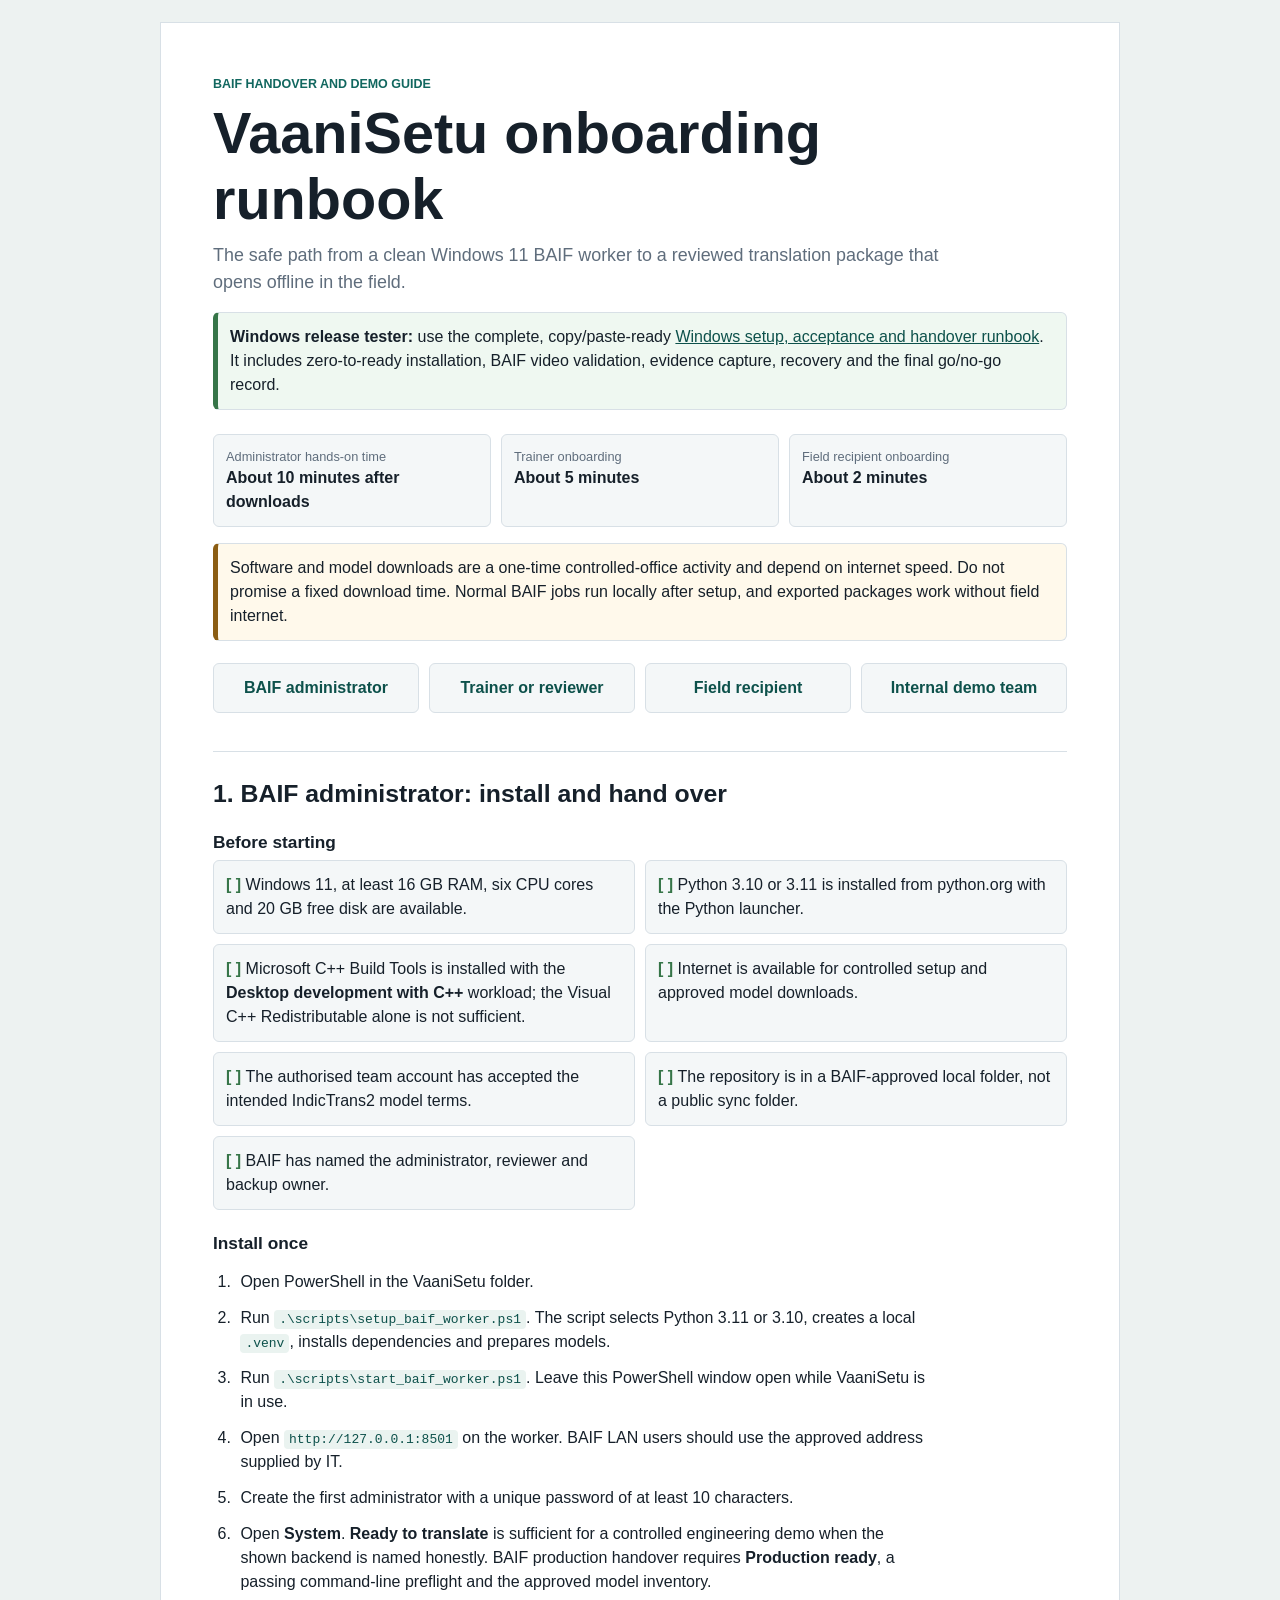
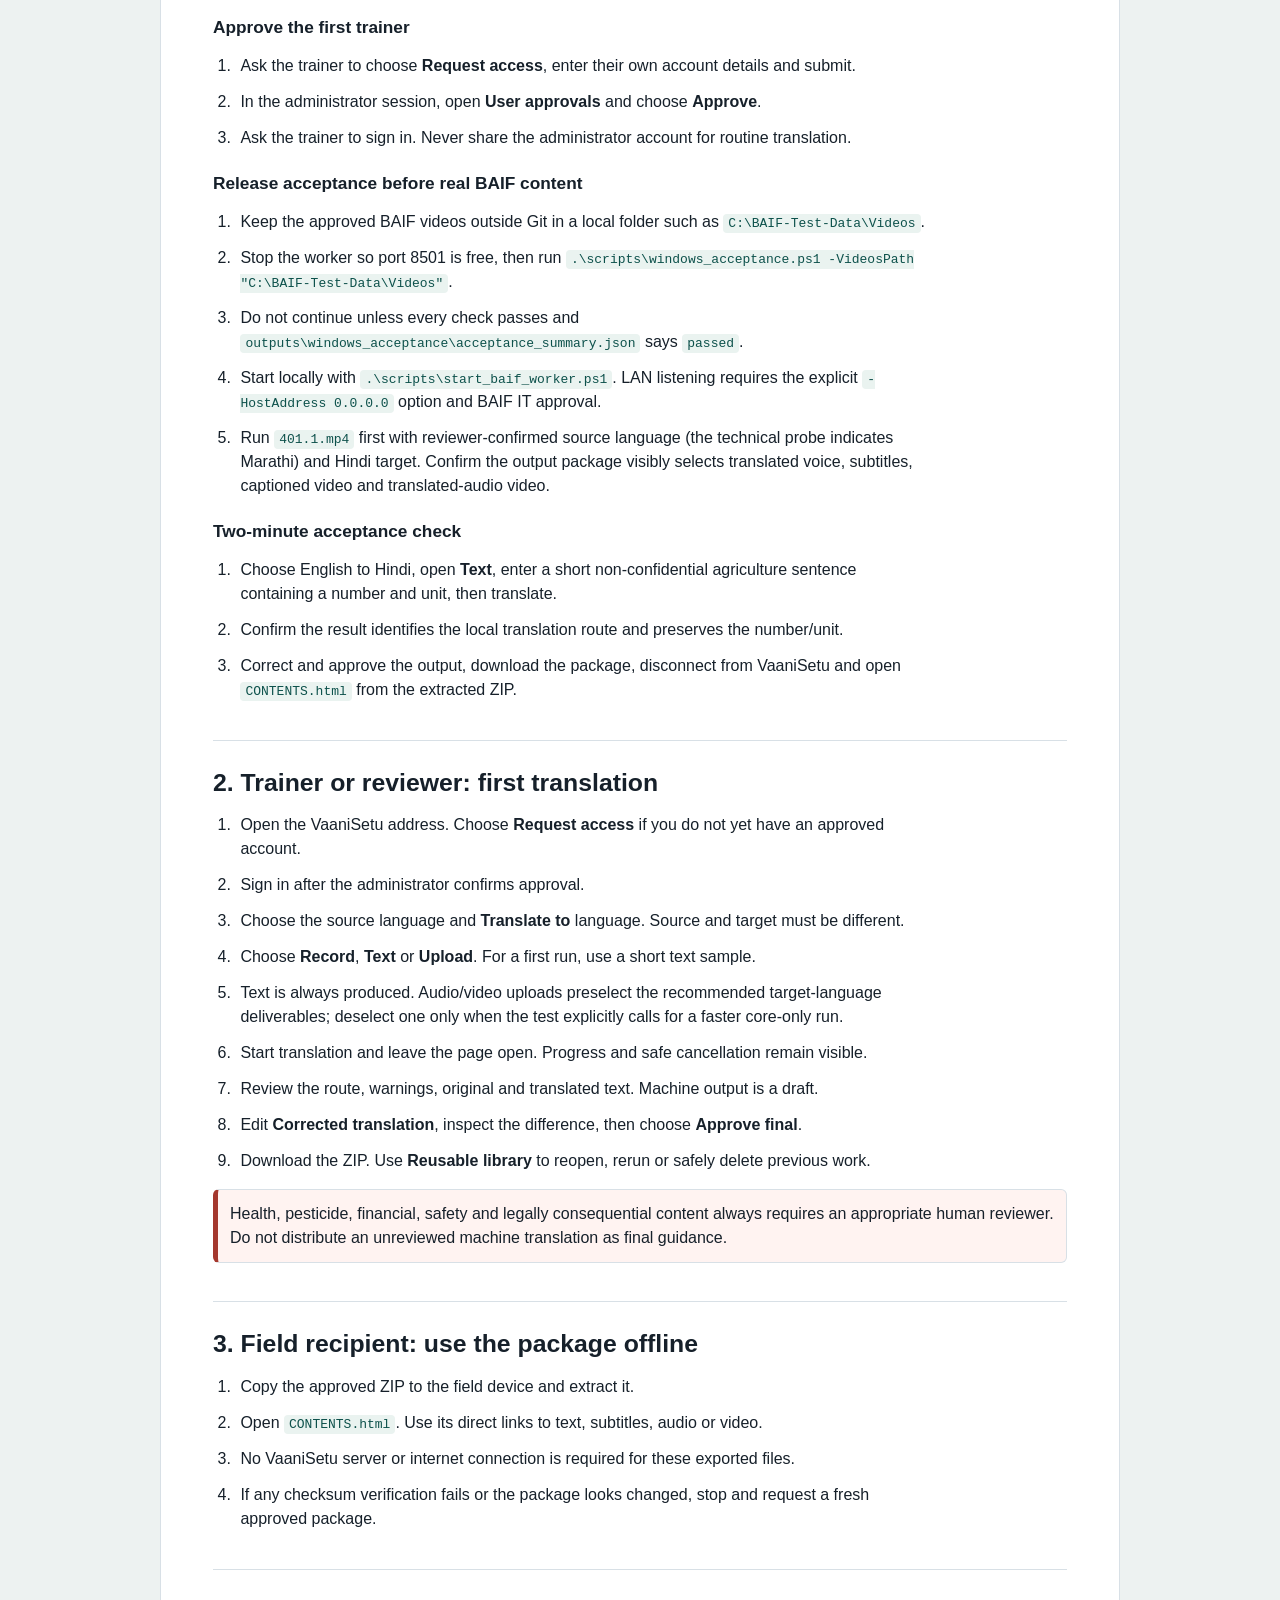
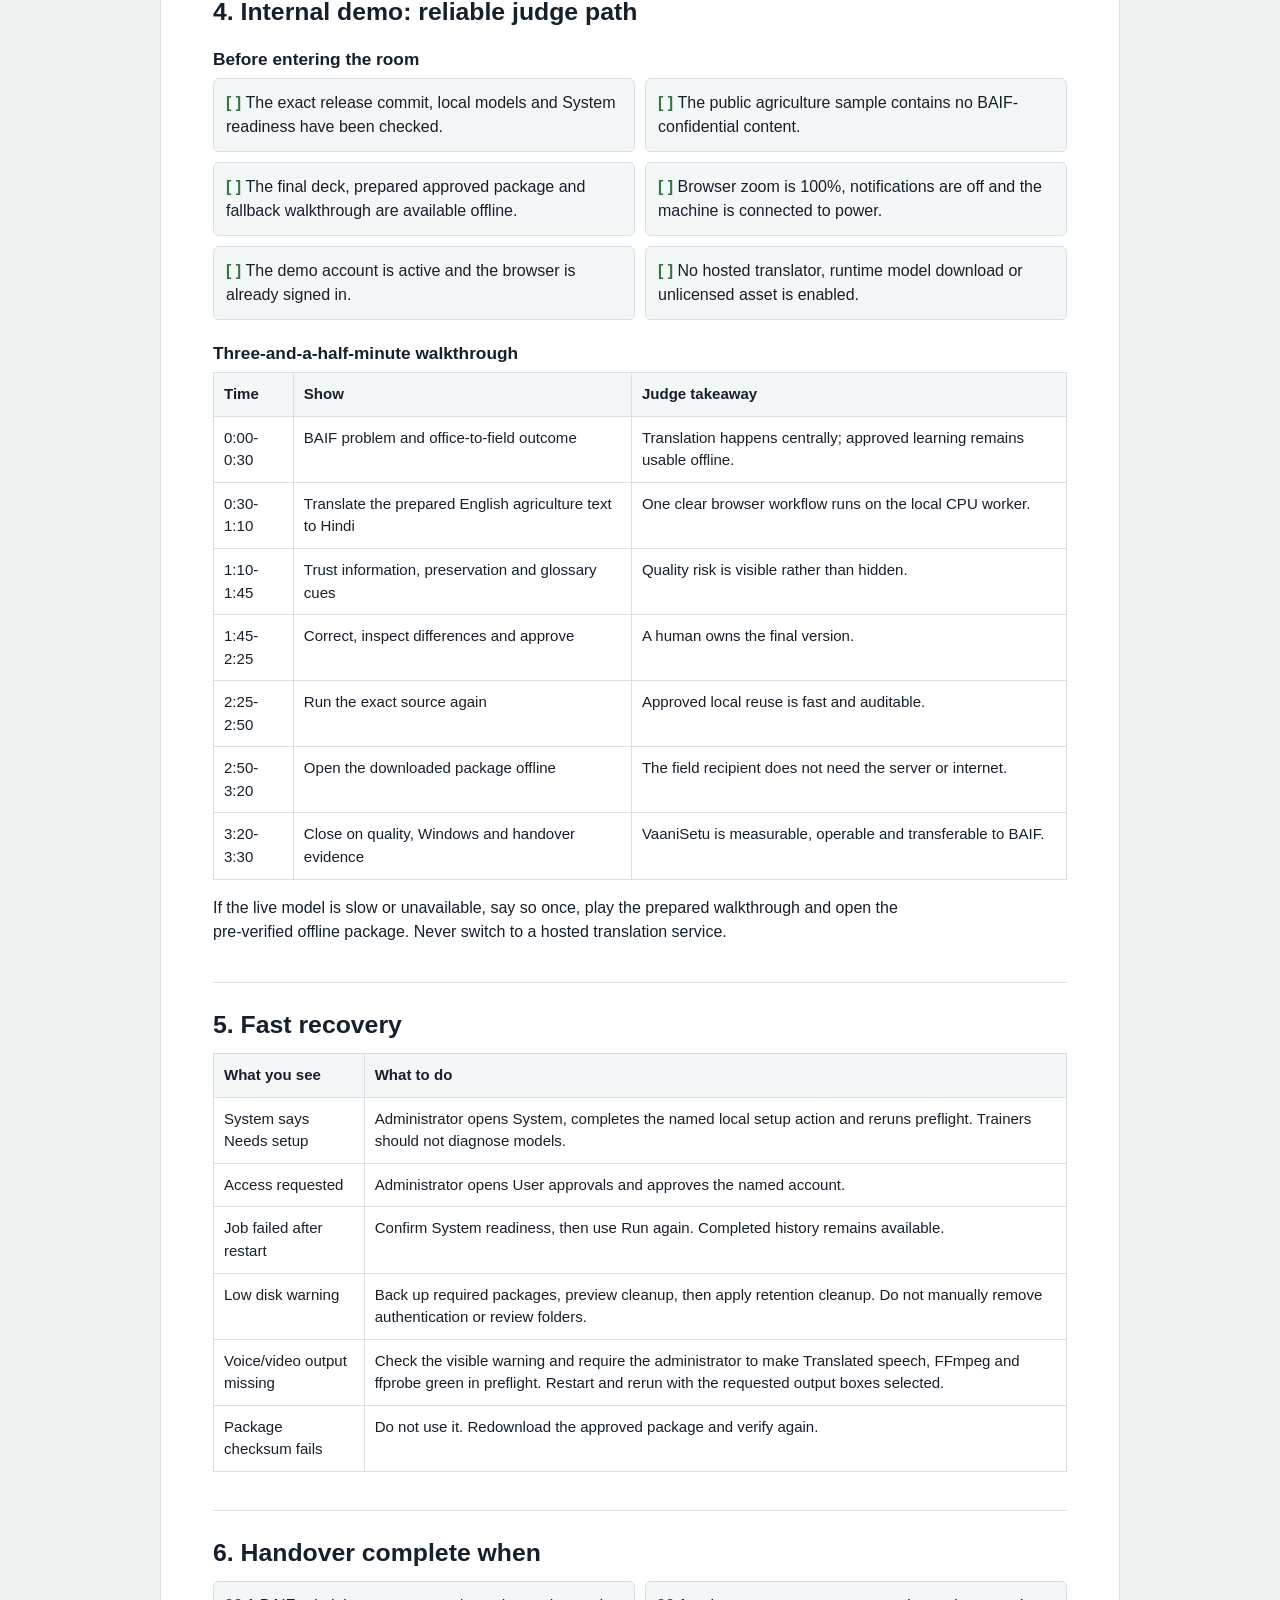
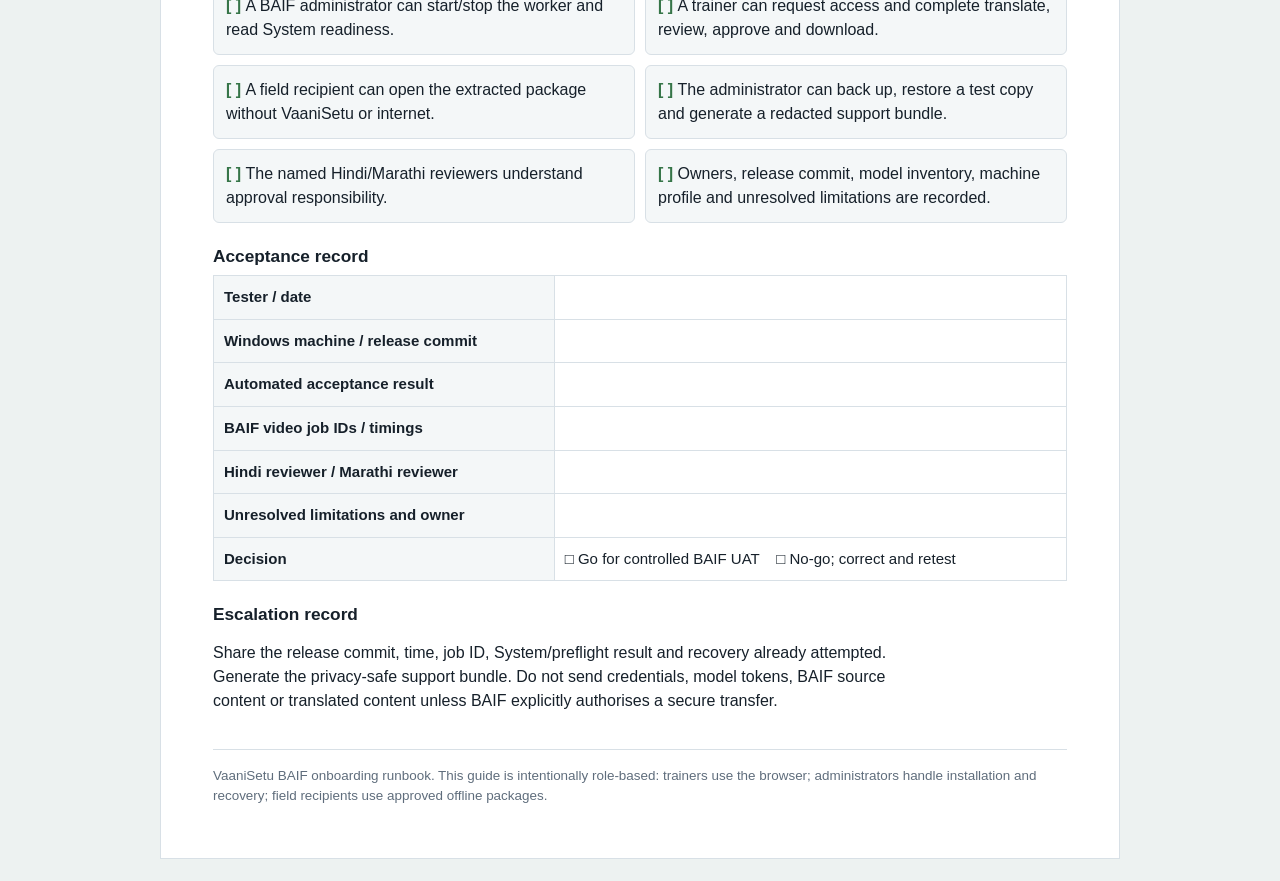
<file: BAIF_ONBOARDING_RUNBOOK.html>
<!doctype html>
<html lang="en">
  <head>
    <meta charset="utf-8" />
    <meta name="viewport" content="width=device-width, initial-scale=1" />
    <title>VaaniSetu BAIF Onboarding Runbook</title>
    <link rel="icon" href="data:," />
    <link rel="stylesheet" href="BAIF_ONBOARDING_RUNBOOK.css" />
  </head>
  <body>
    <main>
      <p class="eyebrow">BAIF handover and demo guide</p>
      <h1>VaaniSetu onboarding runbook</h1>
      <p class="lede">The safe path from a clean Windows 11 BAIF worker to a reviewed translation package that opens offline in the field.</p>

      <div class="callout success">
        <strong>Windows release tester:</strong> use the complete, copy/paste-ready <a href="/windows-handover">Windows setup, acceptance and handover runbook</a>. It includes zero-to-ready installation, BAIF video validation, evidence capture, recovery and the final go/no-go record.
      </div>

      <div class="meta">
        <div><span>Administrator hands-on time</span><strong>About 10 minutes after downloads</strong></div>
        <div><span>Trainer onboarding</span><strong>About 5 minutes</strong></div>
        <div><span>Field recipient onboarding</span><strong>About 2 minutes</strong></div>
      </div>

      <div class="callout warning">
        Software and model downloads are a one-time controlled-office activity and depend on internet speed. Do not promise a fixed download time. Normal BAIF jobs run locally after setup, and exported packages work without field internet.
      </div>

      <nav class="role-nav" aria-label="Choose your role">
        <a href="#administrator">BAIF administrator</a>
        <a href="#trainer">Trainer or reviewer</a>
        <a href="#field">Field recipient</a>
        <a href="#demo">Internal demo team</a>
      </nav>

      <h2 id="administrator">1. BAIF administrator: install and hand over</h2>

      <h3>Before starting</h3>
      <div class="check-grid">
        <div>Windows 11, at least 16 GB RAM, six CPU cores and 20 GB free disk are available.</div>
        <div>Python 3.10 or 3.11 is installed from python.org with the Python launcher.</div>
        <div>Microsoft C++ Build Tools is installed with the <strong>Desktop development with C++</strong> workload; the Visual C++ Redistributable alone is not sufficient.</div>
        <div>Internet is available for controlled setup and approved model downloads.</div>
        <div>The authorised team account has accepted the intended IndicTrans2 model terms.</div>
        <div>The repository is in a BAIF-approved local folder, not a public sync folder.</div>
        <div>BAIF has named the administrator, reviewer and backup owner.</div>
      </div>

      <h3>Install once</h3>
      <ol class="steps">
        <li>Open PowerShell in the VaaniSetu folder.</li>
        <li>Run <code>.\scripts\setup_baif_worker.ps1</code>. The script selects Python 3.11 or 3.10, creates a local <code>.venv</code>, installs dependencies and prepares models.</li>
        <li>Run <code>.\scripts\start_baif_worker.ps1</code>. Leave this PowerShell window open while VaaniSetu is in use.</li>
        <li>Open <code>http://127.0.0.1:8501</code> on the worker. BAIF LAN users should use the approved address supplied by IT.</li>
        <li>Create the first administrator with a unique password of at least 10 characters.</li>
        <li>Open <strong>System</strong>. <strong>Ready to translate</strong> is sufficient for a controlled engineering demo when the shown backend is named honestly. BAIF production handover requires <strong>Production ready</strong>, a passing command-line preflight and the approved model inventory.</li>
      </ol>

      <h3>Approve the first trainer</h3>
      <ol class="steps">
        <li>Ask the trainer to choose <strong>Request access</strong>, enter their own account details and submit.</li>
        <li>In the administrator session, open <strong>User approvals</strong> and choose <strong>Approve</strong>.</li>
        <li>Ask the trainer to sign in. Never share the administrator account for routine translation.</li>
      </ol>

      <h3>Release acceptance before real BAIF content</h3>
      <ol class="steps">
        <li>Keep the approved BAIF videos outside Git in a local folder such as <code>C:\BAIF-Test-Data\Videos</code>.</li>
        <li>Stop the worker so port 8501 is free, then run <code>.\scripts\windows_acceptance.ps1 -VideosPath "C:\BAIF-Test-Data\Videos"</code>.</li>
        <li>Do not continue unless every check passes and <code>outputs\windows_acceptance\acceptance_summary.json</code> says <code>passed</code>.</li>
        <li>Start locally with <code>.\scripts\start_baif_worker.ps1</code>. LAN listening requires the explicit <code>-HostAddress 0.0.0.0</code> option and BAIF IT approval.</li>
        <li>Run <code>401.1.mp4</code> first with reviewer-confirmed source language (the technical probe indicates Marathi) and Hindi target. Confirm the output package visibly selects translated voice, subtitles, captioned video and translated-audio video.</li>
      </ol>

      <h3>Two-minute acceptance check</h3>
      <ol class="steps">
        <li>Choose English to Hindi, open <strong>Text</strong>, enter a short non-confidential agriculture sentence containing a number and unit, then translate.</li>
        <li>Confirm the result identifies the local translation route and preserves the number/unit.</li>
        <li>Correct and approve the output, download the package, disconnect from VaaniSetu and open <code>CONTENTS.html</code> from the extracted ZIP.</li>
      </ol>

      <h2 id="trainer">2. Trainer or reviewer: first translation</h2>
      <ol class="steps">
        <li>Open the VaaniSetu address. Choose <strong>Request access</strong> if you do not yet have an approved account.</li>
        <li>Sign in after the administrator confirms approval.</li>
        <li>Choose the source language and <strong>Translate to</strong> language. Source and target must be different.</li>
        <li>Choose <strong>Record</strong>, <strong>Text</strong> or <strong>Upload</strong>. For a first run, use a short text sample.</li>
        <li>Text is always produced. Audio/video uploads preselect the recommended target-language deliverables; deselect one only when the test explicitly calls for a faster core-only run.</li>
        <li>Start translation and leave the page open. Progress and safe cancellation remain visible.</li>
        <li>Review the route, warnings, original and translated text. Machine output is a draft.</li>
        <li>Edit <strong>Corrected translation</strong>, inspect the difference, then choose <strong>Approve final</strong>.</li>
        <li>Download the ZIP. Use <strong>Reusable library</strong> to reopen, rerun or safely delete previous work.</li>
      </ol>

      <div class="callout danger">
        Health, pesticide, financial, safety and legally consequential content always requires an appropriate human reviewer. Do not distribute an unreviewed machine translation as final guidance.
      </div>

      <h2 id="field">3. Field recipient: use the package offline</h2>
      <ol class="steps">
        <li>Copy the approved ZIP to the field device and extract it.</li>
        <li>Open <code>CONTENTS.html</code>. Use its direct links to text, subtitles, audio or video.</li>
        <li>No VaaniSetu server or internet connection is required for these exported files.</li>
        <li>If any checksum verification fails or the package looks changed, stop and request a fresh approved package.</li>
      </ol>

      <h2 id="demo">4. Internal demo: reliable judge path</h2>

      <h3>Before entering the room</h3>
      <div class="check-grid">
        <div>The exact release commit, local models and System readiness have been checked.</div>
        <div>The public agriculture sample contains no BAIF-confidential content.</div>
        <div>The final deck, prepared approved package and fallback walkthrough are available offline.</div>
        <div>Browser zoom is 100%, notifications are off and the machine is connected to power.</div>
        <div>The demo account is active and the browser is already signed in.</div>
        <div>No hosted translator, runtime model download or unlicensed asset is enabled.</div>
      </div>

      <h3>Three-and-a-half-minute walkthrough</h3>
      <table>
        <thead><tr><th>Time</th><th>Show</th><th>Judge takeaway</th></tr></thead>
        <tbody>
          <tr><td>0:00-0:30</td><td>BAIF problem and office-to-field outcome</td><td>Translation happens centrally; approved learning remains usable offline.</td></tr>
          <tr><td>0:30-1:10</td><td>Translate the prepared English agriculture text to Hindi</td><td>One clear browser workflow runs on the local CPU worker.</td></tr>
          <tr><td>1:10-1:45</td><td>Trust information, preservation and glossary cues</td><td>Quality risk is visible rather than hidden.</td></tr>
          <tr><td>1:45-2:25</td><td>Correct, inspect differences and approve</td><td>A human owns the final version.</td></tr>
          <tr><td>2:25-2:50</td><td>Run the exact source again</td><td>Approved local reuse is fast and auditable.</td></tr>
          <tr><td>2:50-3:20</td><td>Open the downloaded package offline</td><td>The field recipient does not need the server or internet.</td></tr>
          <tr><td>3:20-3:30</td><td>Close on quality, Windows and handover evidence</td><td>VaaniSetu is measurable, operable and transferable to BAIF.</td></tr>
        </tbody>
      </table>

      <p>If the live model is slow or unavailable, say so once, play the prepared walkthrough and open the pre-verified offline package. Never switch to a hosted translation service.</p>

      <h2>5. Fast recovery</h2>
      <table>
        <thead><tr><th>What you see</th><th>What to do</th></tr></thead>
        <tbody>
          <tr><td>System says Needs setup</td><td>Administrator opens System, completes the named local setup action and reruns preflight. Trainers should not diagnose models.</td></tr>
          <tr><td>Access requested</td><td>Administrator opens User approvals and approves the named account.</td></tr>
          <tr><td>Job failed after restart</td><td>Confirm System readiness, then use Run again. Completed history remains available.</td></tr>
          <tr><td>Low disk warning</td><td>Back up required packages, preview cleanup, then apply retention cleanup. Do not manually remove authentication or review folders.</td></tr>
          <tr><td>Voice/video output missing</td><td>Check the visible warning and require the administrator to make Translated speech, FFmpeg and ffprobe green in preflight. Restart and rerun with the requested output boxes selected.</td></tr>
          <tr><td>Package checksum fails</td><td>Do not use it. Redownload the approved package and verify again.</td></tr>
        </tbody>
      </table>

      <h2>6. Handover complete when</h2>
      <div class="check-grid">
        <div>A BAIF administrator can start/stop the worker and read System readiness.</div>
        <div>A trainer can request access and complete translate, review, approve and download.</div>
        <div>A field recipient can open the extracted package without VaaniSetu or internet.</div>
        <div>The administrator can back up, restore a test copy and generate a redacted support bundle.</div>
        <div>The named Hindi/Marathi reviewers understand approval responsibility.</div>
        <div>Owners, release commit, model inventory, machine profile and unresolved limitations are recorded.</div>
      </div>

      <h3>Acceptance record</h3>
      <table>
        <tbody>
          <tr><th>Tester / date</th><td class="write-in"></td></tr>
          <tr><th>Windows machine / release commit</th><td class="write-in"></td></tr>
          <tr><th>Automated acceptance result</th><td class="write-in"></td></tr>
          <tr><th>BAIF video job IDs / timings</th><td class="write-in"></td></tr>
          <tr><th>Hindi reviewer / Marathi reviewer</th><td class="write-in"></td></tr>
          <tr><th>Unresolved limitations and owner</th><td class="write-in"></td></tr>
          <tr><th>Decision</th><td>□ Go for controlled BAIF UAT &nbsp;&nbsp; □ No-go; correct and retest</td></tr>
        </tbody>
      </table>

      <h3>Escalation record</h3>
      <p>Share the release commit, time, job ID, System/preflight result and recovery already attempted. Generate the privacy-safe support bundle. Do not send credentials, model tokens, BAIF source content or translated content unless BAIF explicitly authorises a secure transfer.</p>

      <footer>
        VaaniSetu BAIF onboarding runbook. This guide is intentionally role-based: trainers use the browser; administrators handle installation and recovery; field recipients use approved offline packages.
      </footer>
    </main>
  </body>
</html>
</file>
<file: BAIF_ONBOARDING_RUNBOOK.css>
:root {
  color-scheme: light;
  --ink: #16202a;
  --muted: #5f6d7c;
  --line: #d8e0e6;
  --soft: #f4f7f8;
  --teal: #11675f;
  --teal-dark: #0d514b;
  --green: #367548;
  --amber: #8b5d12;
  --red: #a4372d;
}

* { box-sizing: border-box; }

body {
  margin: 0;
  background: #edf2f1;
  color: var(--ink);
  font-family: "Segoe UI", Arial, sans-serif;
  line-height: 1.5;
}

main {
  width: min(960px, calc(100% - 28px));
  margin: 22px auto;
  border: 1px solid var(--line);
  background: white;
  padding: clamp(22px, 5vw, 52px);
}

h1, h2, h3 { line-height: 1.15; letter-spacing: 0; }
h1 { margin: 6px 0 10px; font-size: clamp(2rem, 6vw, 3.6rem); }
h2 { margin: 38px 0 14px; border-top: 1px solid var(--line); padding-top: 28px; font-size: 1.55rem; }
h3 { margin: 24px 0 8px; font-size: 1.08rem; }
p, li { max-width: 78ch; }
a { color: var(--teal-dark); }

code {
  overflow-wrap: anywhere;
  border-radius: 4px;
  background: #eaf3f0;
  color: var(--teal-dark);
  padding: 2px 5px;
}

.eyebrow { margin: 0; color: var(--teal); font-size: 0.78rem; font-weight: 800; text-transform: uppercase; }
.lede { margin: 0; color: var(--muted); font-size: 1.12rem; }
.meta, .role-nav, .check-grid { display: grid; gap: 10px; }
.meta { grid-template-columns: repeat(3, minmax(0, 1fr)); margin-top: 24px; }

.meta div, .callout, .role-nav a, .check-grid div {
  border: 1px solid var(--line);
  border-radius: 6px;
  background: var(--soft);
  padding: 12px;
}

.meta span, .meta strong { display: block; }
.meta span { color: var(--muted); font-size: 0.8rem; }
.role-nav { grid-template-columns: repeat(4, minmax(0, 1fr)); margin: 22px 0 4px; }
.role-nav a { color: var(--teal-dark); font-weight: 750; text-align: center; text-decoration: none; }
.callout { margin: 16px 0; border-left: 5px solid var(--teal); }
.callout.warning { border-left-color: var(--amber); background: #fff9eb; }
.callout.danger { border-left-color: var(--red); background: #fff3f1; }
.callout.success { border-left-color: var(--green); background: #eff8f1; }
ol.steps { padding-left: 1.4rem; }
ol.steps > li { margin: 12px 0; padding-left: 5px; }
table { width: 100%; border-collapse: collapse; font-size: 0.94rem; }
th, td { border: 1px solid var(--line); padding: 10px; text-align: left; vertical-align: top; }
th { background: var(--soft); }
.write-in { min-height: 3rem; }
.check-grid { grid-template-columns: repeat(2, minmax(0, 1fr)); }
.check-grid div::before { content: "[ ] "; color: var(--green); font-weight: 800; }
footer { margin-top: 36px; border-top: 1px solid var(--line); padding-top: 16px; color: var(--muted); font-size: 0.84rem; }
.markdown-runbook { margin: 0; overflow-wrap: anywhere; }
.markdown-runbook > h1:first-child { margin-top: 0; }
.markdown-runbook pre { overflow-x: auto; border: 1px solid var(--line); border-radius: 6px; background: var(--soft); padding: 12px; }
.markdown-runbook pre code { background: transparent; padding: 0; }
.markdown-runbook blockquote { margin-left: 0; border-left: 5px solid var(--teal); background: #eff8f1; padding: 10px 14px; }

@media (max-width: 720px) {
  .meta, .role-nav, .check-grid { grid-template-columns: 1fr; }
  main { margin: 0 auto; border: 0; }
  table { display: block; overflow-x: auto; }
}

@media print {
  body { background: white; }
  main { width: 100%; margin: 0; border: 0; padding: 0; }
  .role-nav { display: none; }
  h2 { break-after: avoid; }
  table, .callout, .check-grid { break-inside: avoid; }
  a { color: inherit; text-decoration: none; }
}
</file>
